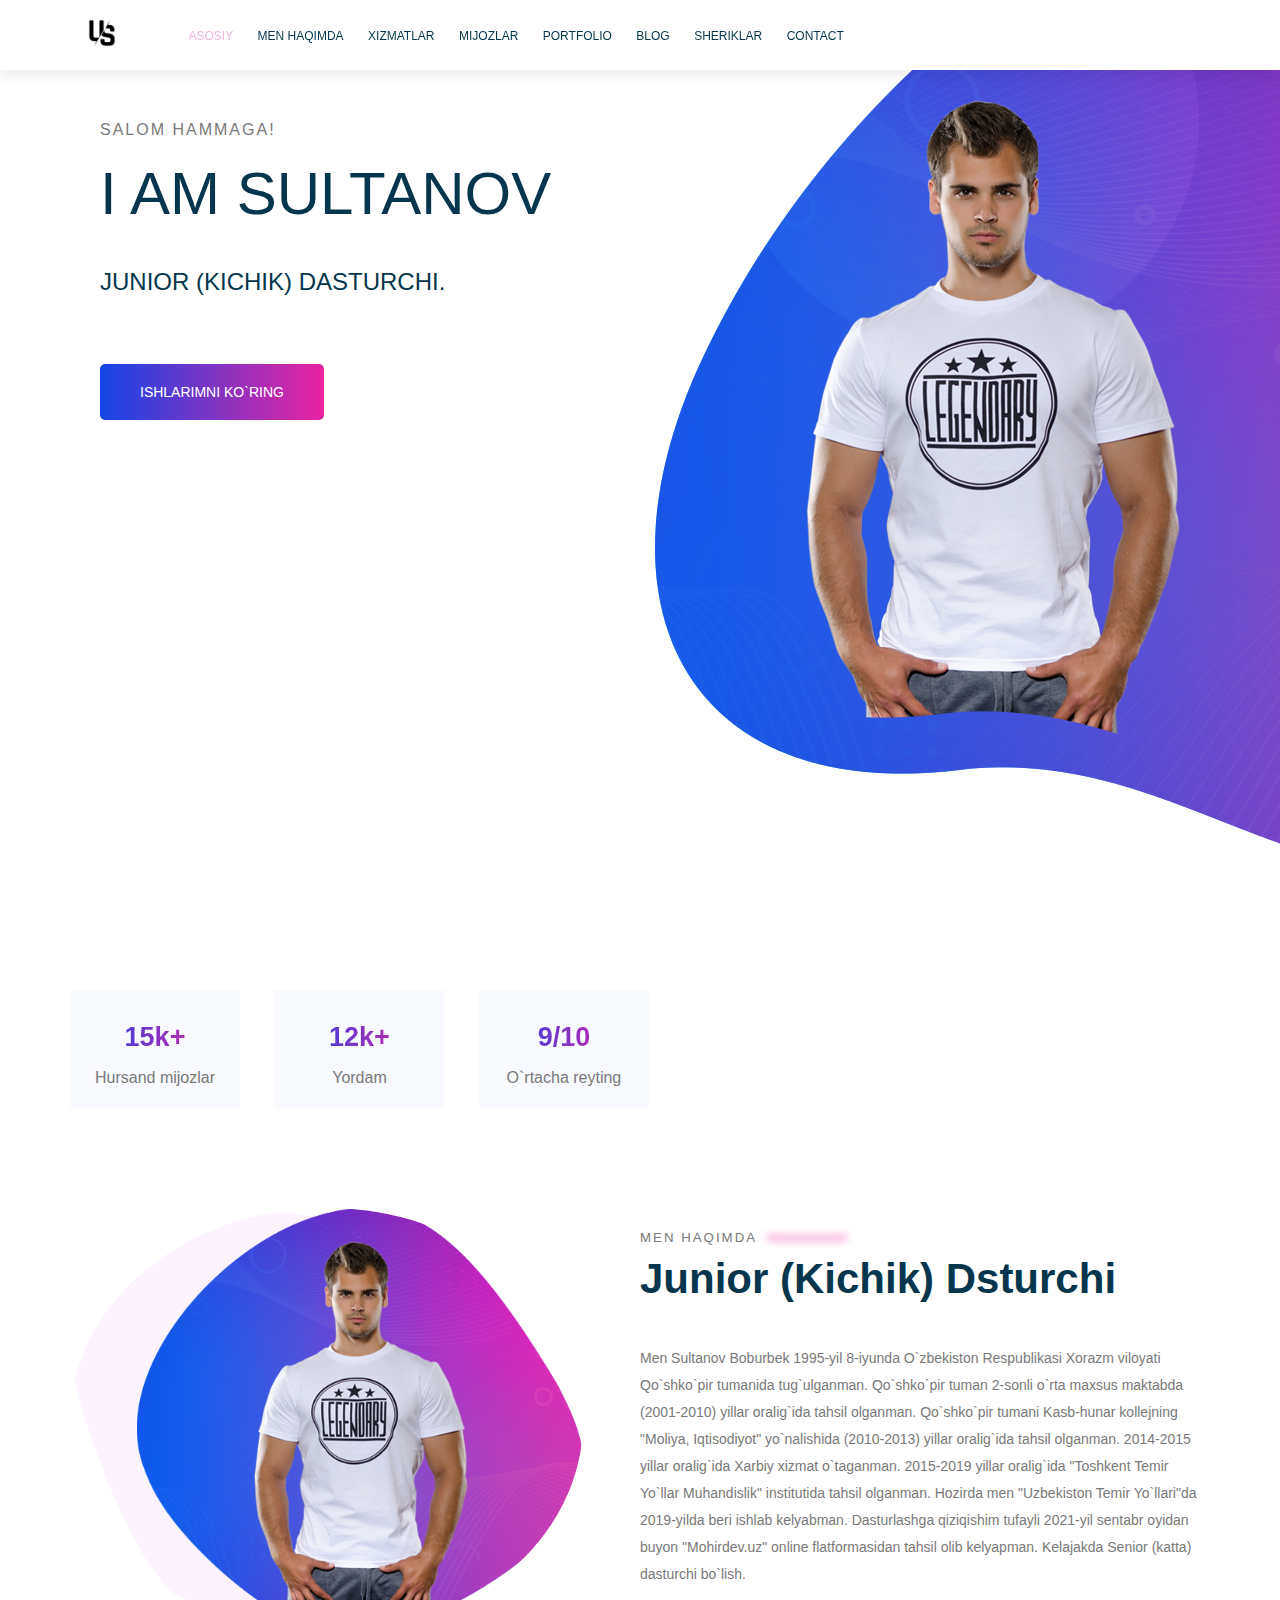
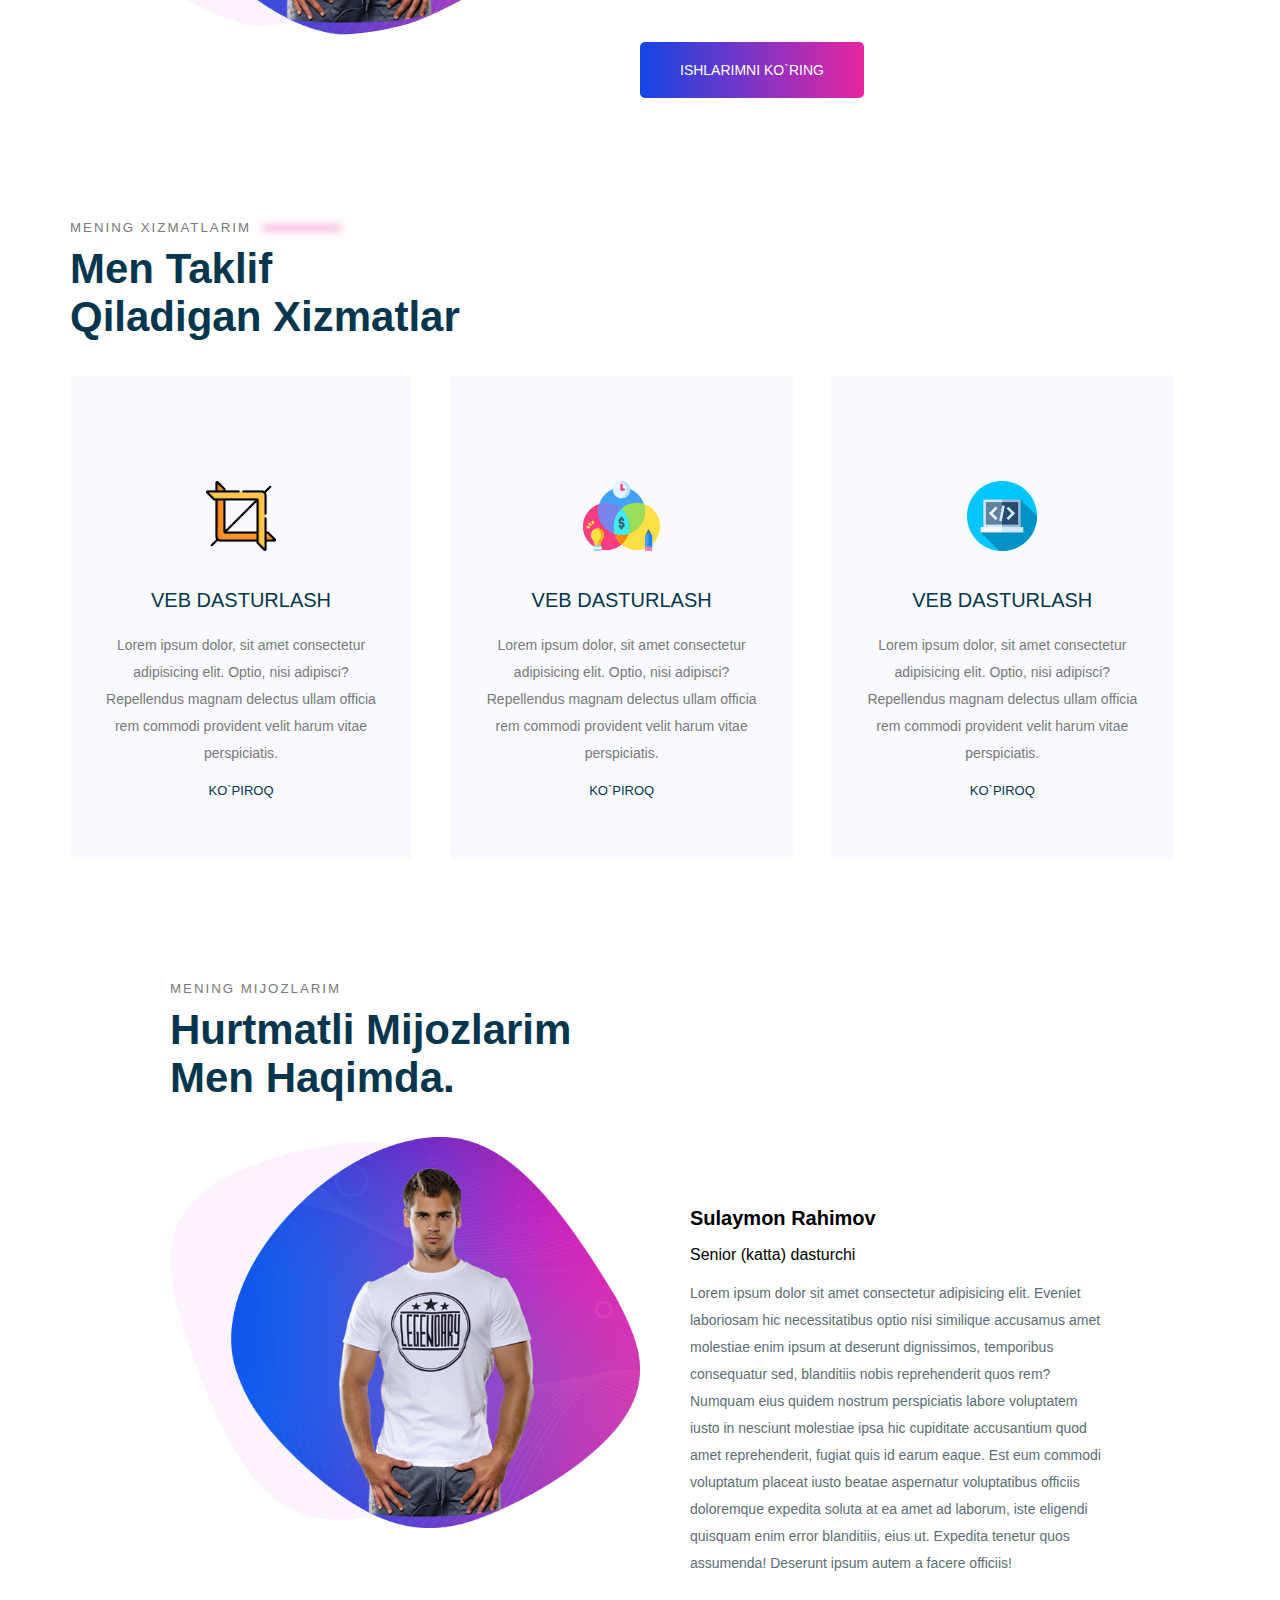
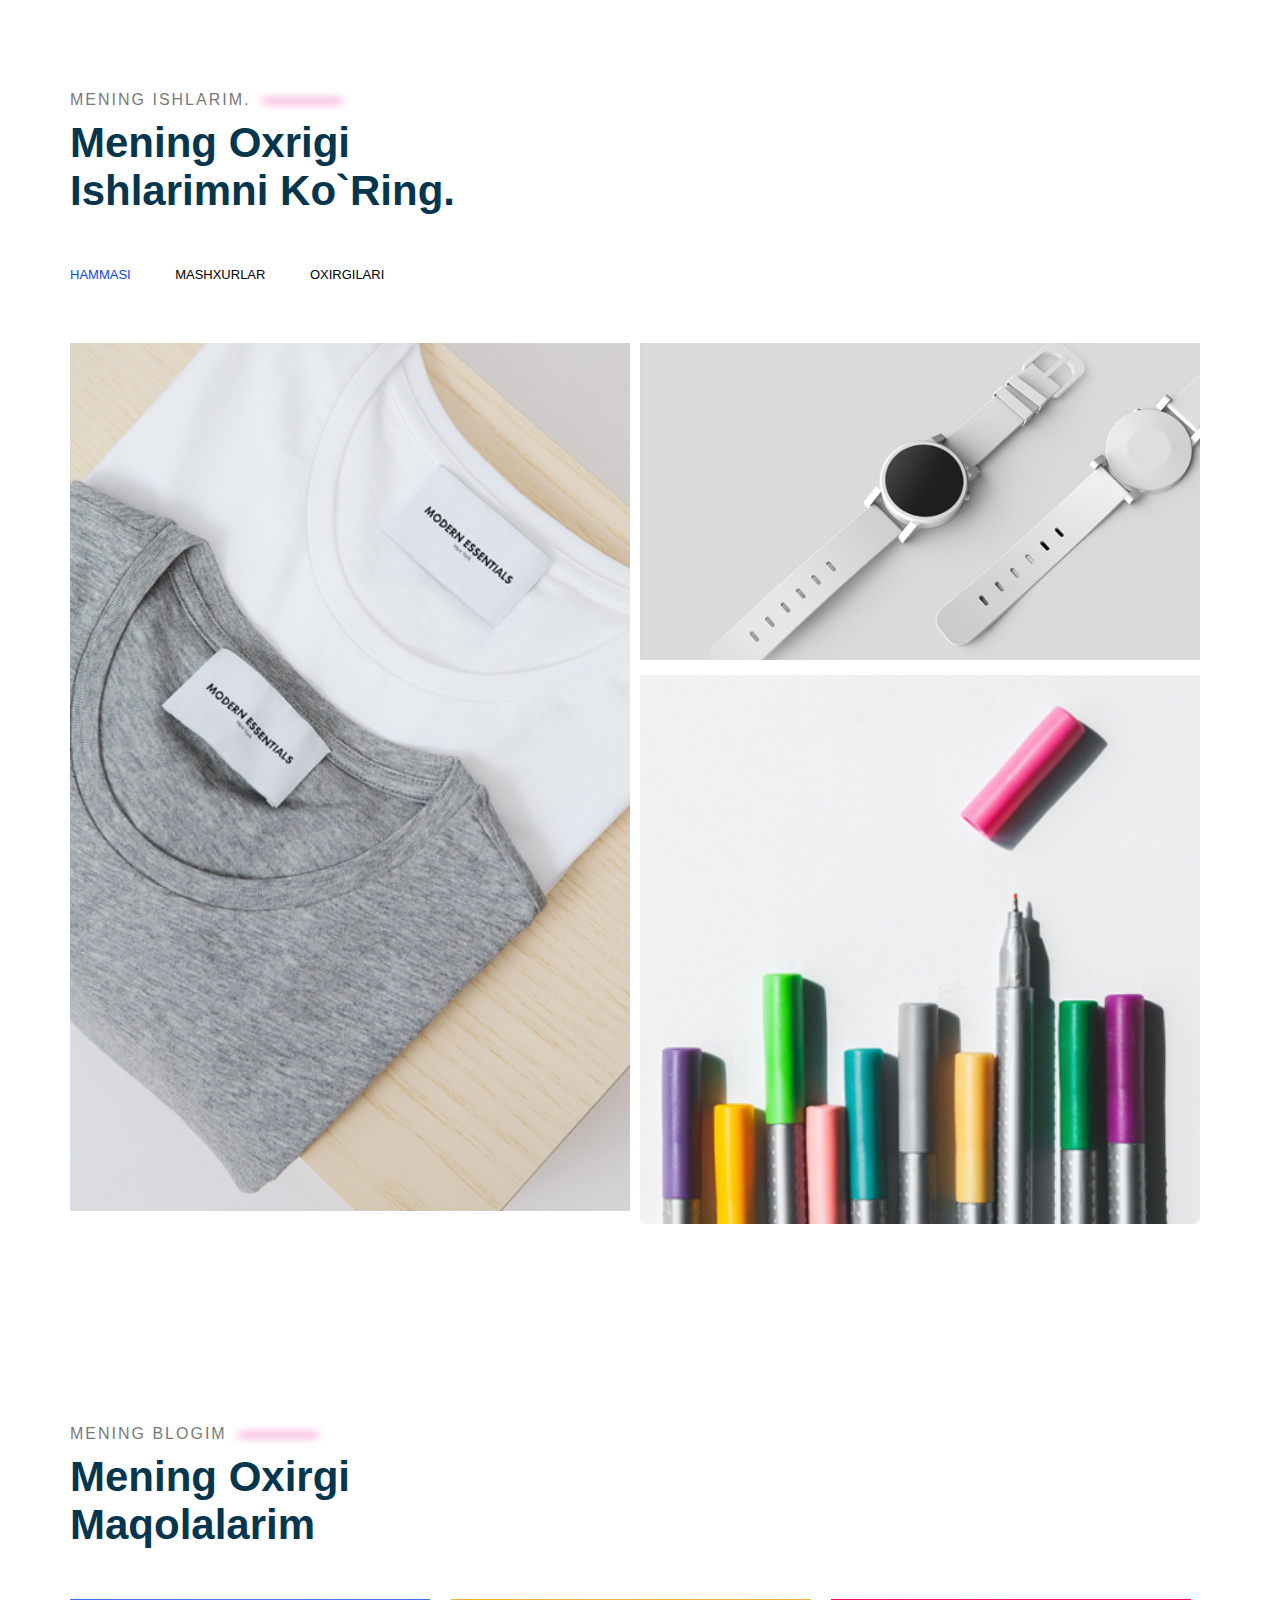
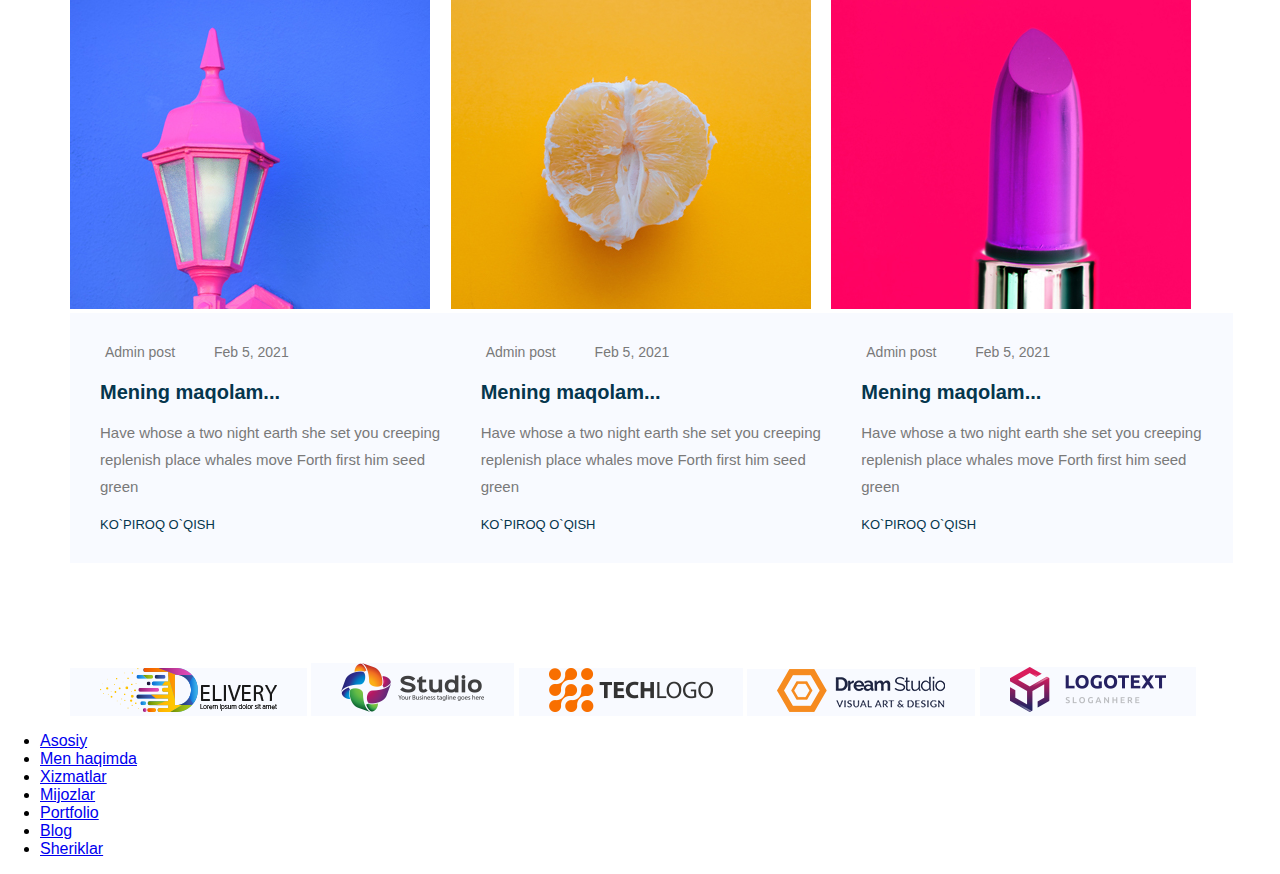
<file: index.html>
<!DOCTYPE html>
<html lang="en">
<head>
  <meta charset="UTF-8">
  <meta http-equiv="X-UA-Compatible" content="IE=edge">
  <meta name="viewport" content="width=device-width, initial-scale=1.0">
  <link rel="stylesheet" href="https://cdnjs.cloudflare.com/ajax/libs/font-awesome/6.0.0-beta3/css/all.min.css" integrity="sha512-Fo3rlrZj/k7ujTnHg4CGR2D7kSs0v4LLanw2qksYuRlEzO+tcaEPQogQ0KaoGN26/zrn20ImR1DfuLWnOo7aBA==" crossorigin="anonymous" referrerpolicy="no-referrer" />
  <link rel="stylesheet" href="./css/shared.css">
  <link rel="stylesheet" href="./css/main.css">
  <title>Portfolio</title>
</head>
<body>
  <!--Header section-->

   <header class="main-header">
    <div class="container">
      <div class="main-header__brand">
        <a href="index.html">
          <img src="Image/logo.png" alt="logo">
        </a>
      </div>
      <nav class="main-navigation">
        <ul class="main-navigation__items">
          <li class="main-navigation__item active">
            <a href="./index.html" >Asosiy</a>
          </li>
          <li class="main-navigation__item">
            <a href="#">Men haqimda</a>
          </li>
          <li class="main-navigation__item">
            <a href="#">Xizmatlar</a>
          </li>
          <li class="main-navigation__item">
            <a href="#">Mijozlar</a>
          </li>
          <li class="main-navigation__item">
            <a href="#">Portfolio</a>
          </li>
          <li class="main-navigation__item">
            <a href="#">Blog</a>
          </li>
          <li class="main-navigation__item">
            <a href="#">Sheriklar</a>
          </li>
          <li class="main-navigation__item ">
            <a href="./contact.html">Contact</a>
          </li>
        </ul>
      </nav>
    </div>
   </header>
 
  <!-- /Header section-->

  <!-- Main section open-->
  <main class="box-main">
    <!--Asosiy qism-->
    <div class="main-banner">
      <div class="container">
        <section id="main-section" class="main-section">
          <div class="main-section__info">
            <h4 class="main-section__welcome to-uppercase">Salom hammaga!</h4>
            <h1 class="main-section__introduction to-uppercase">I am Sultanov</h1>
            <h5 class="main-section__position to-uppercase">junior (kichik) dasturchi.</h5>
            <div class="main-section__social-networks">
              <a href="https://t.me/sultanovboburbek" target="_blank">
                <i class="fab fa-telegram"></i>
              </a>
              <a href="https://www.instagram.com/sultanovboburbek" target="_blank">
                <i class="fab fa-instagram"></i>
              </a>
              <a href="https://www.facebook.com/boburbek.sultanov.94" target="_blank">
                <i class="fab fa-facebook-square"></i>
              </a>
            </div>
            <button type="button" class="main-section__action to-uppercase buttom">
              Ishlarimni ko`ring
            </button>
          </div>
          <div class="main-section__imge">
            <img src="Image/me.png" alt="me">
          </div>
        </section>
      </div>
    </div>

    <div class="clearfix"></div>
    <!--/Asosiy qism-->

    <!-- Statistics-->
    <div class="container">
      <section id="statistics" class="statistics">
        <div class="statistics__item">
          <h3 class="statistics__number">
            15k+
          </h3>
          <p class="statistics__title">
            Hursand mijozlar
          </p>
        </div>
        <div class="statistics__item">
          <h3 class="statistics__number">
            12k+
          </h3>
          <p class="statistics__title">
            Yordam
          </p>
        </div>
        <div class="statistics__item">
          <h3 class="statistics__number">
            9/10
          </h3>
          <p class="statistics__title">
            O`rtacha reyting
          </p>
        </div>
      </section>
    </div>
    <!-- /Statistics-->

    <!--about me section-->
    <div class="container">
      <section id="about-me" class="about-me">
        <div class="about-me__img">
          <img src="Image/about-me.png" alt="about me">
        </div>
        <div class="about-me__info">
          <h5 class="section-subtitle">
            Men haqimda
            <span class="blur-line"></span>
          </h5>
          <h3 class="section-title">
            Junior (kichik) dsturchi
          </h3>
          <p class="about-me__desription">
            Men Sultanov Boburbek 1995-yil 8-iyunda O`zbekiston Respublikasi Xorazm viloyati Qo`shko`pir tumanida tug`ulganman.
            Qo`shko`pir tuman 2-sonli o`rta maxsus maktabda (2001-2010) yillar oralig`ida tahsil olganman. 
            Qo`shko`pir tumani Kasb-hunar kollejning "Moliya, Iqtisodiyot" yo`nalishida (2010-2013) yillar oralig`ida tahsil olganman.
            2014-2015 yillar oralig`ida Xarbiy xizmat o`taganman.
            2015-2019 yillar oralig`ida "Toshkent Temir Yo`llar Muhandislik" institutida tahsil olganman.
            Hozirda men "Uzbekiston Temir Yo`llari"da 2019-yilda beri ishlab kelyabman.
            Dasturlashga qiziqishim tufayli 2021-yil sentabr oyidan buyon "Mohirdev.uz" online flatformasidan tahsil olib kelyapman.
            Kelajakda Senior (katta) dasturchi bo`lish. 

          </p>
          <button type="button" class="buttom to-uppercase about-me__action">
            Ishlarimni ko`ring
          </button>
        </div>
      </section>
    </div>  
    <!-- /about me-->

    <div class="clearfix"></div>
    <!-- Services section -->
   <div class="container">
    <section id="services" class="services">
      <h5 class="section-subtitle">
        mening xizmatlarim
        <span class="blur-line"></span>
      </h5>
      <h2 class="section-title">
        men taklif <br>
        qiladigan xizmatlar
      </h2>
      <div class="service-card">
        <img class="service-card__icon" src="Image/service-1.png"  alt="Service-1">
        <h5 class="service-card__title">Veb dasturlash</h5>
        <p class="service-card__description">
          Lorem ipsum dolor, sit amet consectetur adipisicing elit. Optio, nisi adipisci? Repellendus magnam delectus ullam officia rem commodi provident velit harum vitae perspiciatis.
        </p>
        <a href="#" class="service-card__link">
          Ko`piroq
        </a>
      </div>
      <div class="service-card">
        <img class="service-card__icon" src="Image/service-2.png"  alt="Service-1">
        <h5 class="service-card__title">Veb dasturlash</h5>
        <p class="service-card__description">
          Lorem ipsum dolor, sit amet consectetur adipisicing elit. Optio, nisi adipisci? Repellendus magnam delectus ullam officia rem commodi provident velit harum vitae perspiciatis.
        </p>
        <a href="#" class="service-card__link">
          Ko`piroq
        </a>
      </div>
      <div class="service-card">
        <img class="service-card__icon" src="Image/service-3.png"  alt="Service-1">
        <h5 class="service-card__title">Veb dasturlash</h5>
        <p class="service-card__description">
          Lorem ipsum dolor, sit amet consectetur adipisicing elit. Optio, nisi adipisci? Repellendus magnam delectus ullam officia rem commodi provident velit harum vitae perspiciatis.
        </p>
        <a href="#" class="service-card__link">
          Ko`piroq
        </a>
      </div>
    </section>
   </div>
    <!-- /Services section -->

    <!-- clients section-->
    <div class="container">
      <section id="clients" class="clients">
        <h5 class="section-subtitle">
          Mening mijozlarim
          <span class="blur-lini"></span>
        </h5>
        <h2 class="section-title">
          Hurtmatli mijozlarim <br>
          men haqimda.
        </h2>
        <div class="client-items">
          <div class="client-item">
            <div class="client-item__img">
              <img src="Image/about-me.png" alt="client image">
            </div>
            <div class="client-item__info">
              <h3 class="client-item__name">
                Sulaymon Rahimov
              </h3>
              <p class="client-item__position">
                Senior (katta) dasturchi
              </p>
              <p class="client-item__review">
                Lorem ipsum dolor sit amet consectetur adipisicing elit. Eveniet laboriosam hic necessitatibus optio nisi similique accusamus amet molestiae enim ipsum at deserunt dignissimos, temporibus consequatur sed, blanditiis nobis reprehenderit quos rem? Numquam eius quidem nostrum perspiciatis labore voluptatem iusto in nesciunt molestiae ipsa hic cupiditate accusantium quod amet reprehenderit, fugiat quis id earum eaque. Est eum commodi voluptatum placeat iusto beatae aspernatur voluptatibus officiis doloremque expedita soluta at ea amet ad laborum, iste eligendi quisquam enim error blanditiis, eius ut. Expedita tenetur quos assumenda! Deserunt ipsum autem a facere officiis!
              </p>
              <div class="client-item__rate"> 
                <i class="fas fa-star"></i>
                <i class="fas fa-star"></i>
                <i class="fas fa-star"></i>
                <i class="fas fa-star"></i>
                <i class="fas fa-star disabled"></i>
              </div>
            </div>
          </div>
        </div>
      </section>
    </div>
    <!-- /clients section-->

    <div class="clearfix"></div>

    <!-- Portfolio section-->
   <div class="container">
    <section id="portfolio" class="portfolio">
      <div class="section-subtitle">
        Mening ishlarim.
        <span class="blur-line"></span>
      </div>
      <div class="section-title">
        Mening oxrigi <br>
        ishlarimni ko`ring.
      </div>
      <ul class="portfolio-filters">
        <li class="active">Hammasi</li>
        <li>Mashxurlar</li>
        <li>Oxirgilari</li>
      </ul>
      <div class="portfolio-items">
        <div class="portfolio-item">
          <img src="Image/portfolio-1.jpg" alt="portfilo-image 1" class="portfolio-item__image">
          <div class="portfolio-item__overlay"></div>
          <div class="portfolio-item__info">
            <h4>
              <a href="#">Portfolio item 1</a>
            </h4>
            <p>
              Ishim haqida
            </p>
          </div>
        </div>
        <div class="portfolio-item portfolio-item-2">
          <img src="Image/portfolio-2.jpg" alt="portfilo-image 1" class="portfolio-item__image">
          <div class="portfolio-item__overlay"></div>
          <div class="portfolio-item__info">
            <h4>
              <a href="#">Portfolio item 1</a>
            </h4>
            <p>
              Ishim haqida
            </p>
          </div>
        </div>
        <div class="portfolio-item portfolio-item-3">
          <img src="Image/portfolio-3.jpg" alt="portfilo-image 1" class="portfolio-item__image">
          <div class="portfolio-item__overlay"></div>
          <div class="portfolio-item__info">
            <h4>
              <a href="#">Portfolio item 1</a>
            </h4>
            <p>
              Ishim haqida
            </p>
          </div>
        </div>
        
        
      </div>
    </section>
   </div>
    <!-- /Portfolio section-->

    <div class="clearfix"></div>

    <!-- Blog section -->
    <div class="container">
      <section id="blog" class="blog">
        <div class="section-subtitle">
         mening blogim
         <div class="blur-line"></div>
        </div>
        <div class="section-title">
          Mening oxirgi <br>
          maqolalarim
        </div>
        <div class="blog-items">

          <div class="blog-item">
            <div class="blog-item__image">
              <img src="Image/blog-1.jpg" alt="Blog image 1" >
            </div>
            <div class="blog-item__info">
              <div class="blog-item__main-info">
                <span class="blog-item__author">
                  <i class="fa fa-user"></i>
                  Admin post
                </span>
                <span class="blog-item__date">
                  <i class="fa fa-calendar"></i>
                  Feb 5, 2021
                </span>
              </div>
              <h5 class="blog-item__title">
                Mening maqolam...
              </h5>
              <p class="blog-item__description">
                Have whose a two night earth she set you creeping replenish place whales move Forth first him seed green
              </p>
              <a href="#" class="blog-item__learn-more">
                Ko`piroq o`qish
              </a>
            </div>
          </div>

          <div class="blog-item">
            <div class="blog-item__image">
              <img src="Image/blog-2.jpg" alt="Blog image 1" >
            </div>
            <div class="blog-item__info">
              <div class="blog-item__main-info">
                <span class="blog-item__author">
                  <i class="fa fa-user"></i>
                  Admin post
                </span>
                <span class="blog-item__date">
                  <i class="fa fa-calendar"></i>
                  Feb 5, 2021
                </span>
              </div>
              <h5 class="blog-item__title">
                Mening maqolam...
              </h5>
              <p class="blog-item__description">
                Have whose a two night earth she set you creeping replenish place whales move Forth first him seed green
              </p>
              <a href="#" class="blog-item__learn-more">
                Ko`piroq o`qish
              </a>
            </div>
          </div>

          <div class="blog-item">
            <div class="blog-item__image">
              <img src="Image/blog-3.jpg" alt="Blog image 1" >
            </div>
            <div class="blog-item__info">
              <div class="blog-item__main-info">
                <span class="blog-item__author">
                  <i class="fa fa-user"></i>
                  Admin post
                </span>
                <span class="blog-item__date">
                  <i class="fa fa-calendar"></i>
                  Feb 5, 2021
                </span>
              </div>
              <h5 class="blog-item__title">
                Mening maqolam...
              </h5>
              <p class="blog-item__description">
                Have whose a two night earth she set you creeping replenish place whales move Forth first him seed green
              </p>
              <a href="#" class="blog-item__learn-more">
                Ko`piroq o`qish
              </a>
            </div>
          </div>
          
        </div>
      </section>
    </div>
    <!-- /Blog section -->

    <div class="clearfix"></div>

    <!-- partners section -->
   <div class="container">
    <section id="partners" class="partners">
      <div class="partner">
        <img src="Image/partner-1.png" alt="partner one">
      </div>
      <div class="partner">
        <img src="Image/partner-2.png" alt="partner two">
      </div>
      <div class="partner">
        <img src="Image/partner-3.png" alt="partner three">
      </div>
      <div class="partner">
        <img src="Image/partner-4.png" alt="partner four">
      </div>
      <div class="partner">
        <img src="Image/partner-5.png" alt="partner five">
      </div>
    </section>
   </div>
    <!-- /partners section-->
  </main>
  <!-- /main section close-->

  <!-- footer section open -->
  <footer class="box-footer">

    <nav class="box-footer-nav">
      <ul class="box-footer-nav-list">
        <li class="box-footer-nav-list-iteams">
          <a href="#">Asosiy</a>
        </li>
        <li class="box-footer-nav-list-iteams">
          <a href="#">Men haqimda</a>
        </li>
        <li class="box-footer-nav-list-iteams">
          <a href="#">Xizmatlar</a>
        </li>
        <li class="box-footer-nav-list-iteams">
          <a href="#">Mijozlar</a>
        </li>
        <li class="box-footer-nav-list-iteams">
          <a href="#">Portfolio</a>
        </li>
        <li class="box-footer-nav-list-iteams">
          <a href="#">Blog</a>
        </li>
        <li class="box-footer-nav-list-iteams">
          <a href="#">Sheriklar</a>
        </li>
      </ul>
    </nav>

  </footer>
  <!-- /footer section close-->
</body>
</html>
</file>
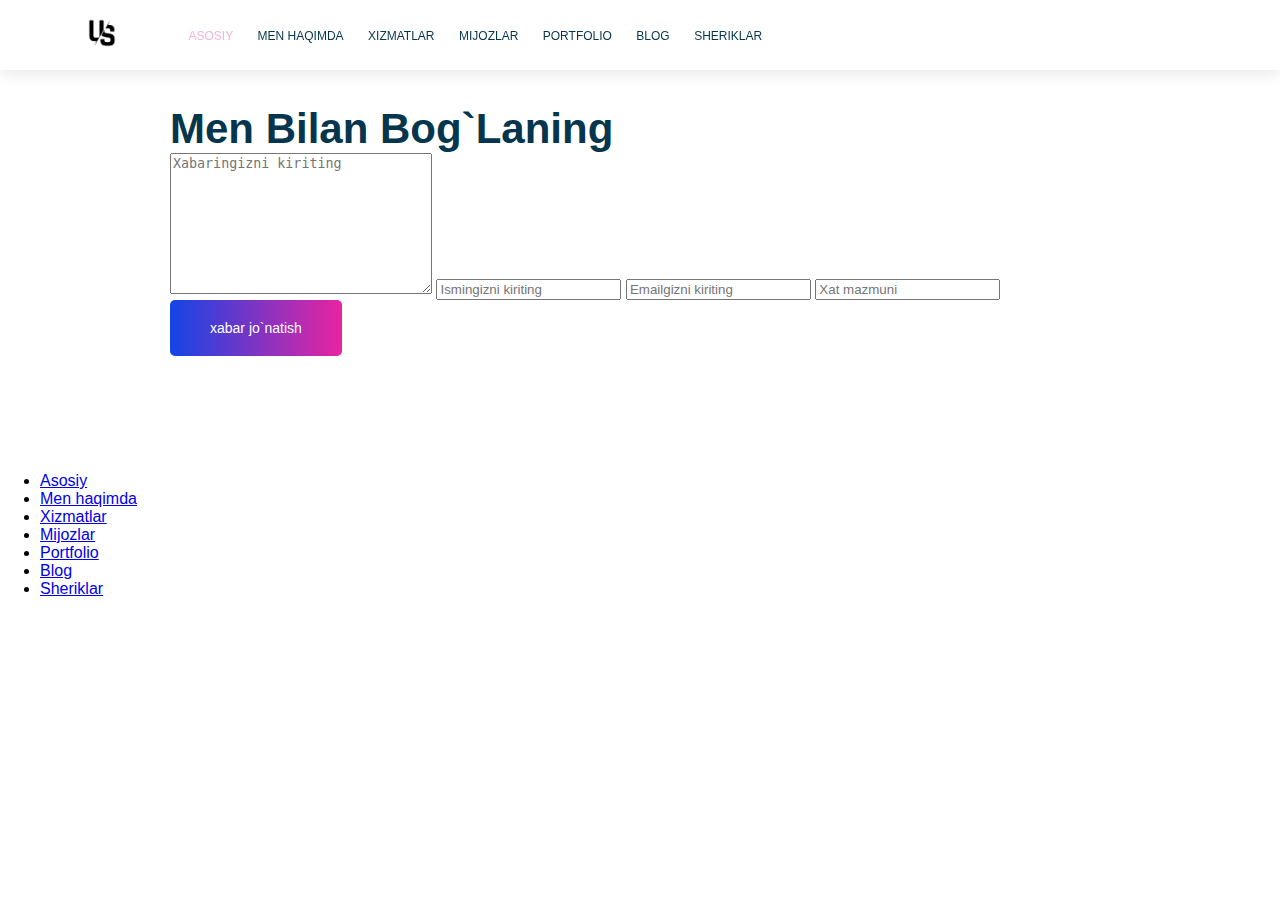
<file: contact.html>
<!DOCTYPE html>
<html lang="en">
<head>
  <meta charset="UTF-8">
  <meta http-equiv="X-UA-Compatible" content="IE=edge">
  <meta name="viewport" content="width=device-width, initial-scale=1.0">
  <link rel="stylesheet" href="https://cdnjs.cloudflare.com/ajax/libs/font-awesome/6.0.0-beta3/css/all.min.css" integrity="sha512-Fo3rlrZj/k7ujTnHg4CGR2D7kSs0v4LLanw2qksYuRlEzO+tcaEPQogQ0KaoGN26/zrn20ImR1DfuLWnOo7aBA==" crossorigin="anonymous" referrerpolicy="no-referrer" />
  <link rel="stylesheet" href="./css/shared.css">
  <link rel="stylesheet" href="./css/main.css">
  <link rel="stylesheet" href="./css/contact.css">
  <title>Contact</title>
</head>
<body>
  <!--Header section open -->

   <header class="main-header">
    <div class="container">
      <div class="main-header__brand">
        <a href="index.html">
          <img src="Image/logo.png" alt="logo">
        </a>
      </div>
      <nav class="main-navigation">
        <ul class="main-navigation__items">
          <li class="main-navigation__item active">
            <a href="./index.html" >Asosiy</a>
          </li>
          <li class="main-navigation__item">
            <a href="#">Men haqimda</a>
          </li>
          <li class="main-navigation__item">
            <a href="#">Xizmatlar</a>
          </li>
          <li class="main-navigation__item">
            <a href="#">Mijozlar</a>
          </li>
          <li class="main-navigation__item">
            <a href="#">Portfolio</a>
          </li>
          <li class="main-navigation__item">
            <a href="#">Blog</a>
          </li>
          <li class="main-navigation__item">
            <a href="#">Sheriklar</a>
          </li>
        </ul>
      </nav>
    </div>
   </header>
 
  <!-- /Header section close -->

   <div class="container">
     <section class="contact">
      <form action="/server.py" method="GET">
        <div class="section-title">
          Men bilan bog`laning
        </div>
        <textarea name="message" id="#" cols="30" rows="9" placeholder="Xabaringizni kiriting"></textarea>
        <input type="text" placeholder="Ismingizni kiriting" name="firstname">
        <input type="email" placeholder="Emailgizni kiriting" name="email">
        <input type="text" placeholder="Xat mazmuni" name="subject">
        <button class="buttom" type="submit">xabar jo`natish</button>
      </form>
     </section>
     <section class="contact-info">
      <i class="ti-home"></i>
     </section>
   </div>

  <!-- footer section open -->
  <footer class="box-footer">

    <nav class="box-footer-nav">
      <ul class="box-footer-nav-list">
        <li class="box-footer-nav-list-iteams">
          <a href="#">Asosiy</a>
        </li>
        <li class="box-footer-nav-list-iteams">
          <a href="#">Men haqimda</a>
        </li>
        <li class="box-footer-nav-list-iteams">
          <a href="#">Xizmatlar</a>
        </li>
        <li class="box-footer-nav-list-iteams">
          <a href="#">Mijozlar</a>
        </li>
        <li class="box-footer-nav-list-iteams">
          <a href="#">Portfolio</a>
        </li>
        <li class="box-footer-nav-list-iteams">
          <a href="#">Blog</a>
        </li>
        <li class="box-footer-nav-list-iteams">
          <a href="#">Sheriklar</a>
        </li>
      </ul>
    </nav>

  </footer>
  <!-- /footer section close-->
</body>
</html>
</file>
<file: css/shared.css>
/* Core styles */

  

body{
  margin: 0;
  font-family: "Roboto" , sans-serif;
}
.container{
  width: 1140px;
  margin: 0 auto;
}
.to-uppercase {
  text-transform: uppercase;
}
.clearfix{
  clear: both;
}
.section-subtitle{
  letter-spacing: 2px;
  font-weight: 500;
  margin-bottom: 10px;
  color: #797979;
  text-transform: uppercase;
}
.buttom{
  border: none;
  background: linear-gradient(to right,#1345e6 0%,#ed239f 51%,#1345e6 100%);
  background-size: 200% auto;
  color: #fff;
  font-weight: 500;
  font-size: 14px;
  padding: 20px 40px;
  cursor: pointer;
  border-radius: 5px;
}
.buttom:hover {
  background-position: right center;
  color: #fff;
}
.blur-line {
  display: inline-block;
  position: relative;
  top: -2px;
  margin-left: 5px;
  width: 80px;
  height: 4px;
  background-color: rgba(237,35,159,.6);
  filter: blur(4px);
  border-radius: 5px;
}

/* Haeder section styles */
.main-header {
  position: fixed;
  width: 100%;
  top: 0;
  left: 0;
  background-color: #fff;
  box-shadow: 0 3px 16px 0 rgb(0 0 0 / 10%);
  z-index: 10;
}

.main-header__brand{
  display: inline-block;
  vertical-align: middle;
}
.main-header__brand img{
  width: 64px;
}
.main-navigation{
  display: inline-block;
  vertical-align: middle;
}
.main-navigation__item{
  display: inline-block;
  padding: 10px;
}
.main-navigation__item a{
  color: #05364d;
  text-decoration: none;
  text-transform: uppercase;
  font-size: 12px;
  font-weight: 500;
}
.main-navigation__item a:hover{
  color: #efb6df;
}
.main-navigation__item.active a{
  color: #efb6df;
}
</file>
<file: css/main.css>
/* Main section styles */
.main-banner {
  background: url("../Image/main-banner.png") no-repeat top center;
  background-position: center;
  background-size: cover;
  min-height: 890px; 
} 
.main-section{
  padding: 100px 30px;

}
.main-section > div{
  width: 50%;
  float: left;
}
.main-section__imge{
  text-align: right;
}
.main-section__welcome{
  font-size: 16px;
  font-weight: 400;
  margin-bottom: 20px;
  letter-spacing: 2px;
  color: #797979;
}
.main-section__introduction{
  margin-top: 20px;
  font-size: 60px;
  font-weight: 500;
  margin-bottom: 20px;
  color: #05364d;
}
.main-section__position {
  font-size: 24px;
  font-weight: 300;
  margin-bottom: 20px;
  color: #05364d;
}
.main-section__social-networks a{
  color: #8fa1aa;
  font-size: 20px;
  display: inline-block;
  margin-right: 16px;
  cursor: pointer;
}
.main-section__social-networks a:hover i{
  color: #1c44e4;
}
.main-section__action{
  margin-top: 30px;
}

/* Statistics section  style */
.statistics{
  padding-top: 100px;

}
.statistics__item{
  display: inline-block;
  width: 150px;
  background-color: #f8faff;
  text-align: center;
  padding: 5px 10px;
  margin-right: 30px;
}
.statistics__number {
  font-size: 27px;
  margin-bottom: 5px;
  background: linear-gradient(90deg,#1345e6 0%,#ed239f 100%);
  -webkit-background-clip: text;
  background-clip: text;
  -webkit-text-fill-color: transparent;
}

.statistics__title {
  font-size: 16px;
  color: #797979;
  font-weight: 300;
}

/* About me  section*/
.about-me{
  padding: 100px 0;
}
.about-me > div {
  width: 50%;
  float: left;
}
.about-me__img img{
  width: 90%;
  border-radius: 100%;
}
.section-title {
  margin-top: 5px;
  font-size: 42px;
  font-weight: 700;
  text-transform: capitalize;
  color: #05364d;
}
.about-me__desription {
  font-size: 14px;
  font-weight: 300;
  color: #797979;
  line-height: 27px;
}

.about-me__action {
  margin-top: 40px;
}

/* Services section style */
.services {
  padding-top: 100px;
}
.service-card {
   display: inline-block;
   width: 30%;
   padding: 60px 30px;
   background-color: #f8faff;
   margin-right: 3%;
   text-align: center;
   box-sizing: border-box;
}
.service-card img {
  margin-top: 45px;
}
.service-card__title {
  color: #05364d;
  font-size: 20px;
  font-weight: 500;
  margin-bottom: 20px;
  text-transform: uppercase;
}
.service-card__description {
  font-size: 14px;
  line-height: 27px;
  font-weight: 300;
  color: #797979;
}
.service-card__link {
  font-size: 13px;
  font-weight: 500;
  text-transform: uppercase;
  color: #05364d;
  text-decoration: none;
}

.service-card:hover{
  background-color: #5f30ff;
  cursor: pointer;
}
.service-card:hover .service-card__title, 
.service-card:hover .service-card__description,
.service-card:hover .service-card__link {
  color: #ffffff;
}
/* client section style */
 .clients {
   padding: 100px;
 }
  .client-item > div {
    width: 50%;
    float: left;
    box-sizing: border-box;
  }
  .client-item__img img{
    width: 100%;
  }
  .client-item__info {
    padding-top: 50px;
    padding-left: 50px;
  }
  .client-item__name {
    font-size: 20px;
    margin-bottom: 4px;
  }
  .client-item__poition {
    font-size: 14px;
    font-weight: 300;
    color: #5b6d75;
  }
  .client-item__review {
    font-size: 14px;
    line-height: 27px;
    font-weight: 300;
    color: #5b6d75;
  }
  .client-item__rate {
    color: #ffd805;
  }
  .client-item__rate .disabled {
    color: #aeb9be;
  }

 /* Portfolio section style */
 .portfolio {
    padding: 100px 0;
  }
  .portfolio-filters {
    list-style: none;
    padding-left: 0;
    margin-top: 50px;
  }
  .portfolio-filters li {
    display: inline-block;
    margin-right: 40px;
    font-size: 13px;
    font-weight: 400;
    text-transform: uppercase;
    cursor: pointer;
  }
  .portfolio-filters li:hover,
  .portfolio-filters li.active {
    color: #1345e6;
  }
  .portfolio-items {
    margin-top: 50px;
    position: relative;
  }
  .portfolio-item {
    position: relative;
    display: inline-block; 
    cursor: pointer;
    width: 50%;
    padding: 10px;
    box-sizing: border-box;
    padding-left: 0;
  }
  .portfolio-item-2{
    position: absolute;
    top: 0;
    right: 0;
    
  }
  .portfolio-item-3{
    position: absolute;
    top: 332px;
    right: 0;
    
  }
  .portfolio-item__image {
    width: 100%;
  }
  .portfolio-item__overlay {
    position: absolute;
    left: 0;
    top: 0;
    height: 100%;
    width: 100%;
    background-color: rgba(19, 69, 230, 0.9);
    visibility: hidden;
    z-index: 1;
  }
  .portfolio-item__info {
    position: absolute;
    bottom: 44px;
    left: 80px;
    color: #fff;
    visibility: hidden;
    z-index: 1;
  }
  .portfolio-item__info a {
    color: #fff;
    text-decoration: none;
  }
  .portfolio-item:hover .portfolio-item__overlay{
    visibility: visible;
    top: 20px;
    left: 20px;
  }
  .portfolio-item:hover .portfolio-item__info {
    visibility: visible;
    bottom: 24px;
    left: 60px;
  }
  /* Blog section style */
  .blog {
    padding-top: 100px;
  }
  .blog-items {
    margin-top: 50px;
  }
  .blog-item {
    display: inline-block;
    width: 30%;
    margin-right: 3%;
    box-sizing: border-box;
  } 
  .blog-item:hover {
    box-shadow: 0px 10px 20px rgb(5 54 77 / 10%);
  }

  .blog-item:hover .blog-item__info {
    background-color: #fff;
  }
  .blog-item__image {
    width: 100%;
  }
  .blog-item__info {
    width: 100%;
    background-color: #f8faff;
    padding: 30px;
    color: #797979;
  }
  .blog-item__main-info span{
    font-size: 14px;
    margin-right: 30px;
    font-weight: lighter;
    cursor: pointer;
  }
  .blog-item__info i {
    margin-right: 5px;
  }
  .blog-item__title {
    font-size: 20px;
    margin-top: 20px;
    margin-bottom: 15px;
    color: #05364d;
    font-weight: 700;
    cursor: pointer;
  }
  .blog-item__description {
    line-height: 27px;
    font-weight: lighter;
    font-size: 15px;
  }
  .blog-item__learn-more {
    font-size: 13px;
    font-weight: 500;
    text-transform: uppercase;
    text-decoration: none;
    color: #05364d;
    cursor: pointer;
  }
  .blog-item__learn-more:hover {
    color: #ed239f;
  }

  /* Partners section style */ 
  .partners {
   padding-top: 100px;
  }
  .partner {
    display: inline-block;
    padding: 0 30px;
    background-color: #f8faff;
  }
</file>
<file: css/contact.css>
.contact {
  padding: 100px;
}
</file>
